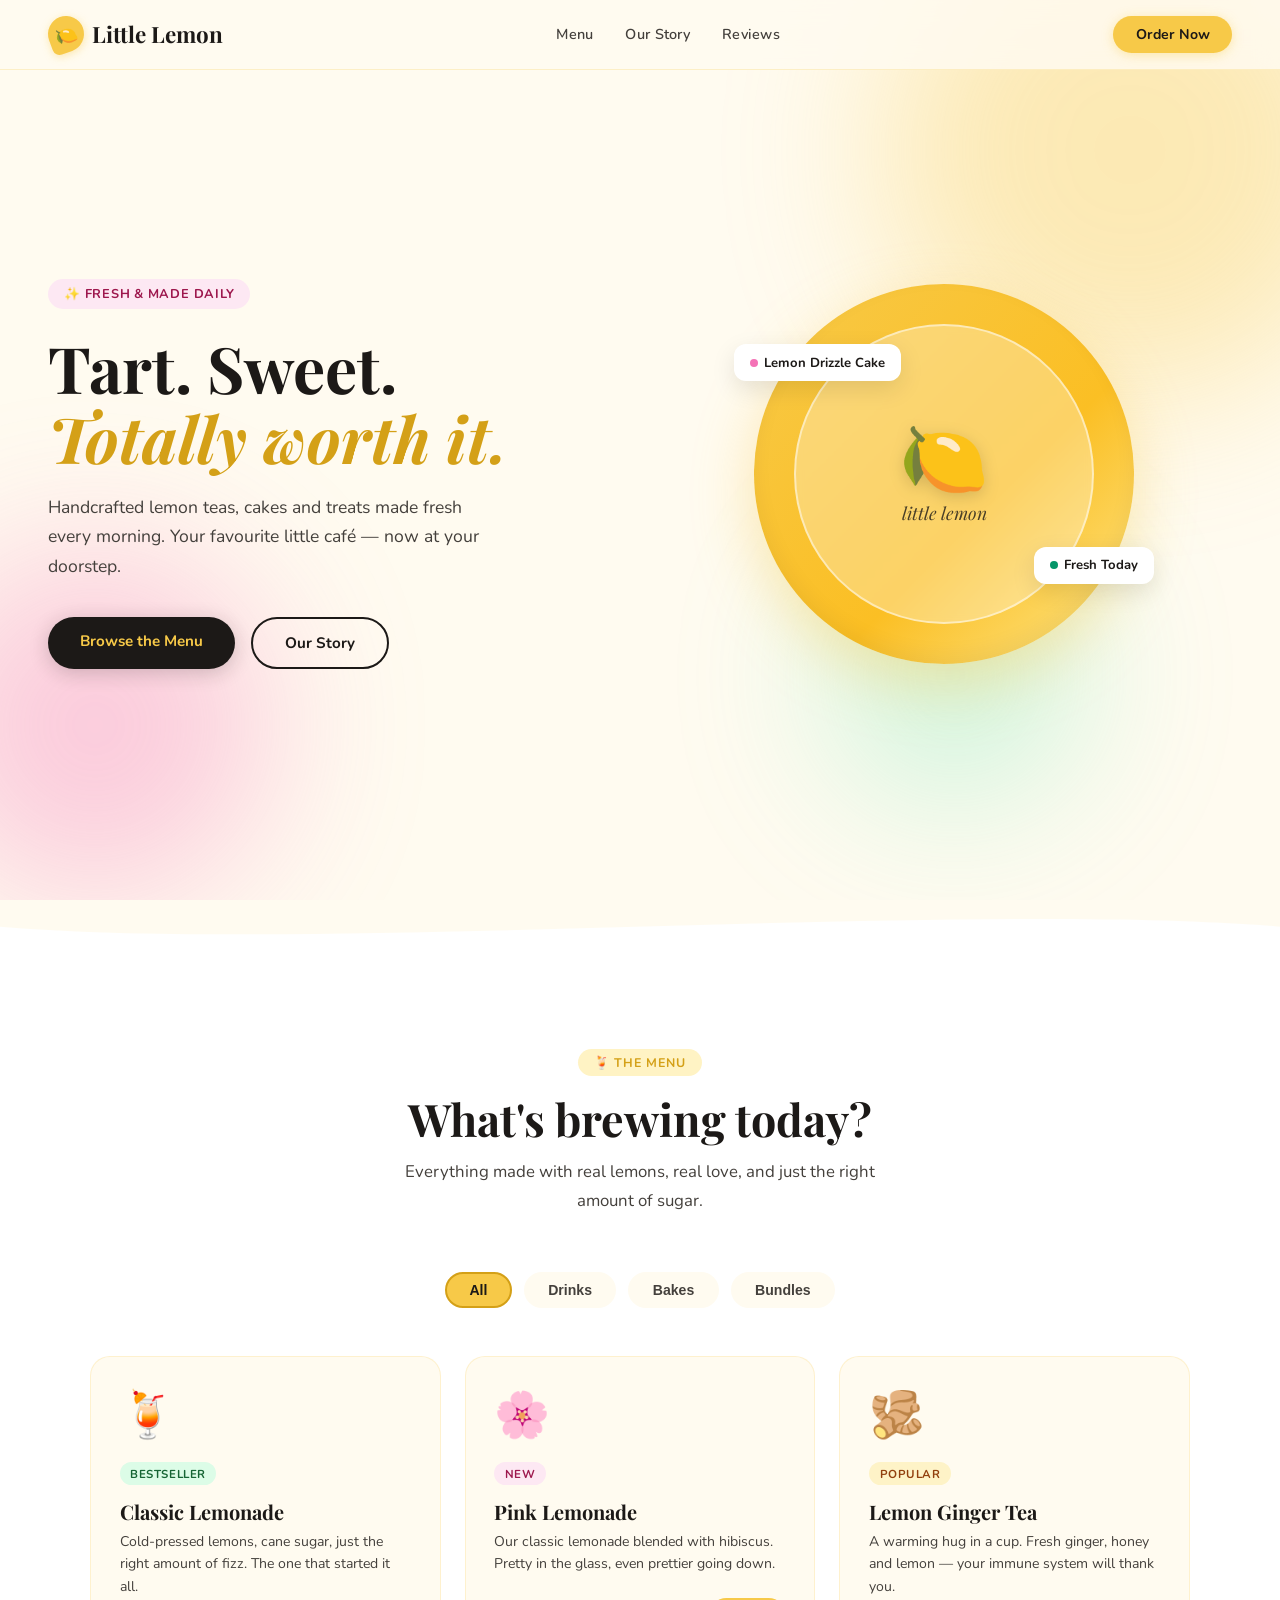
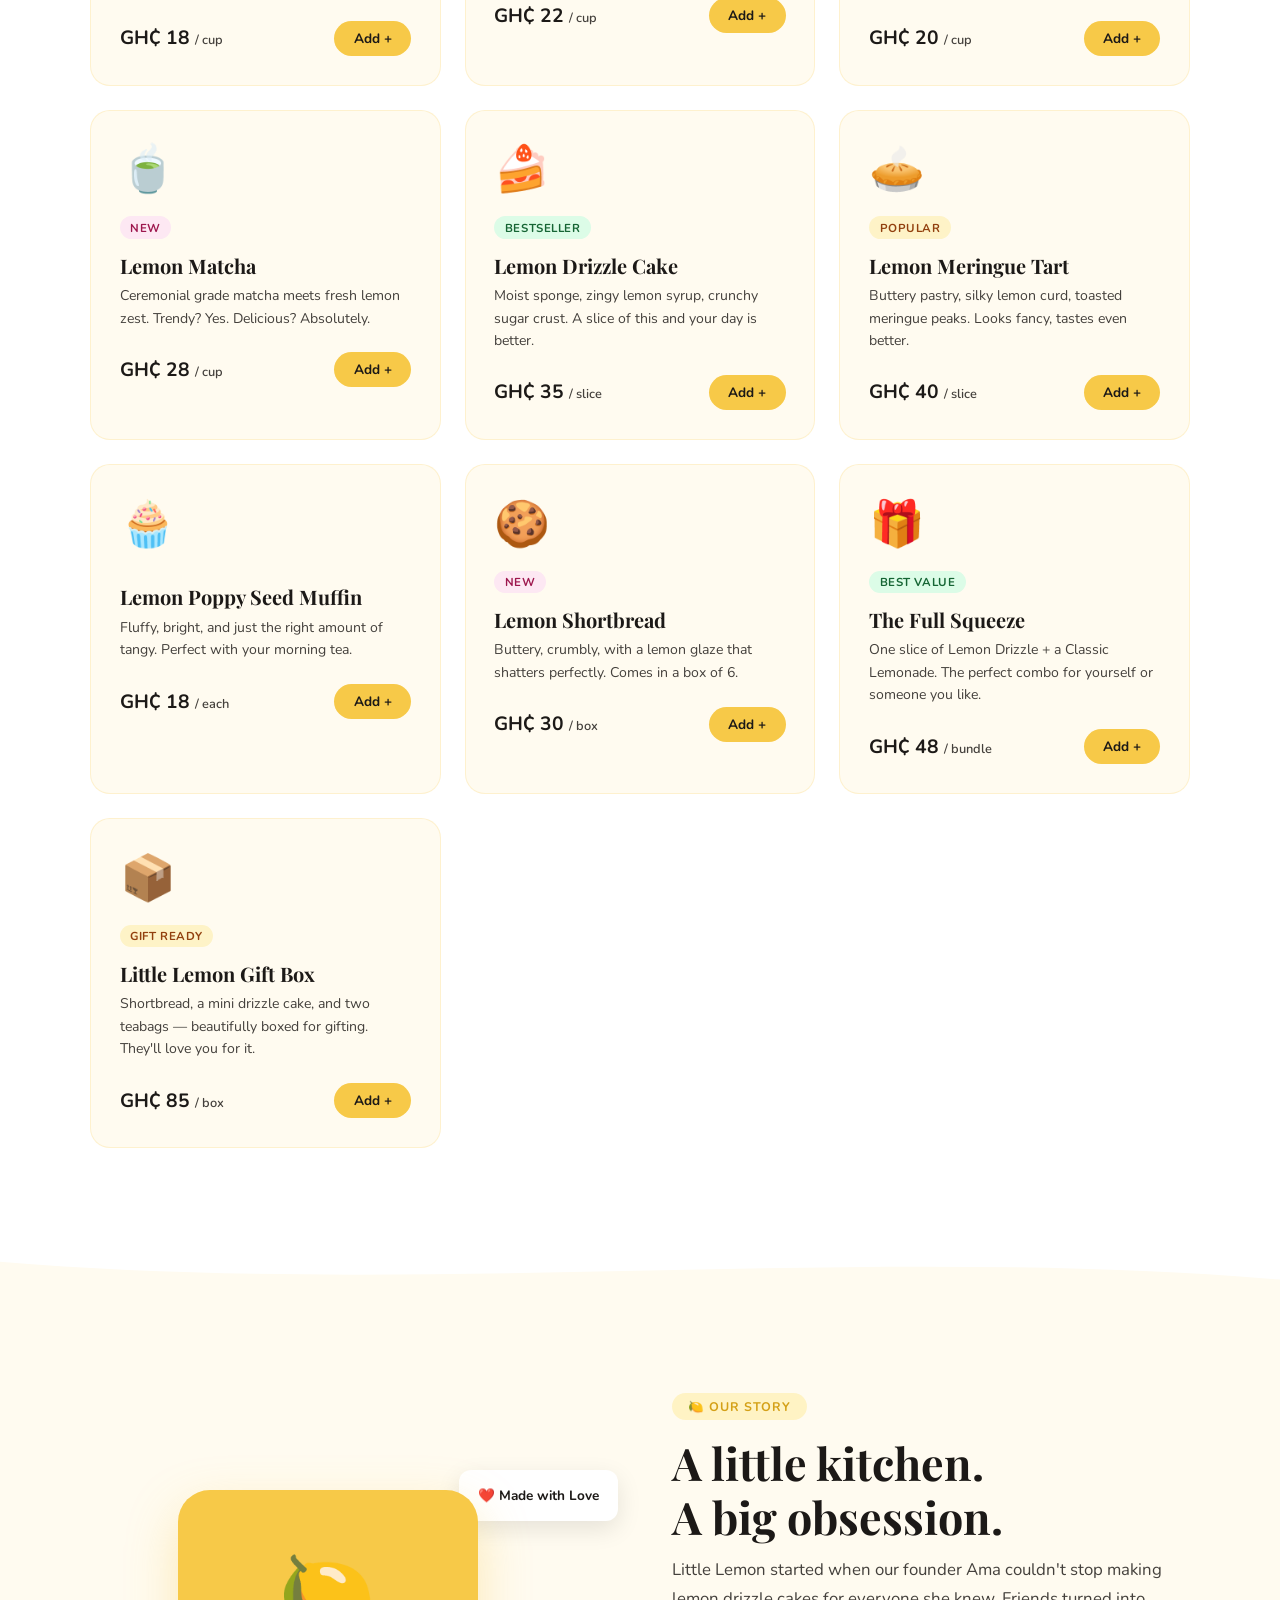
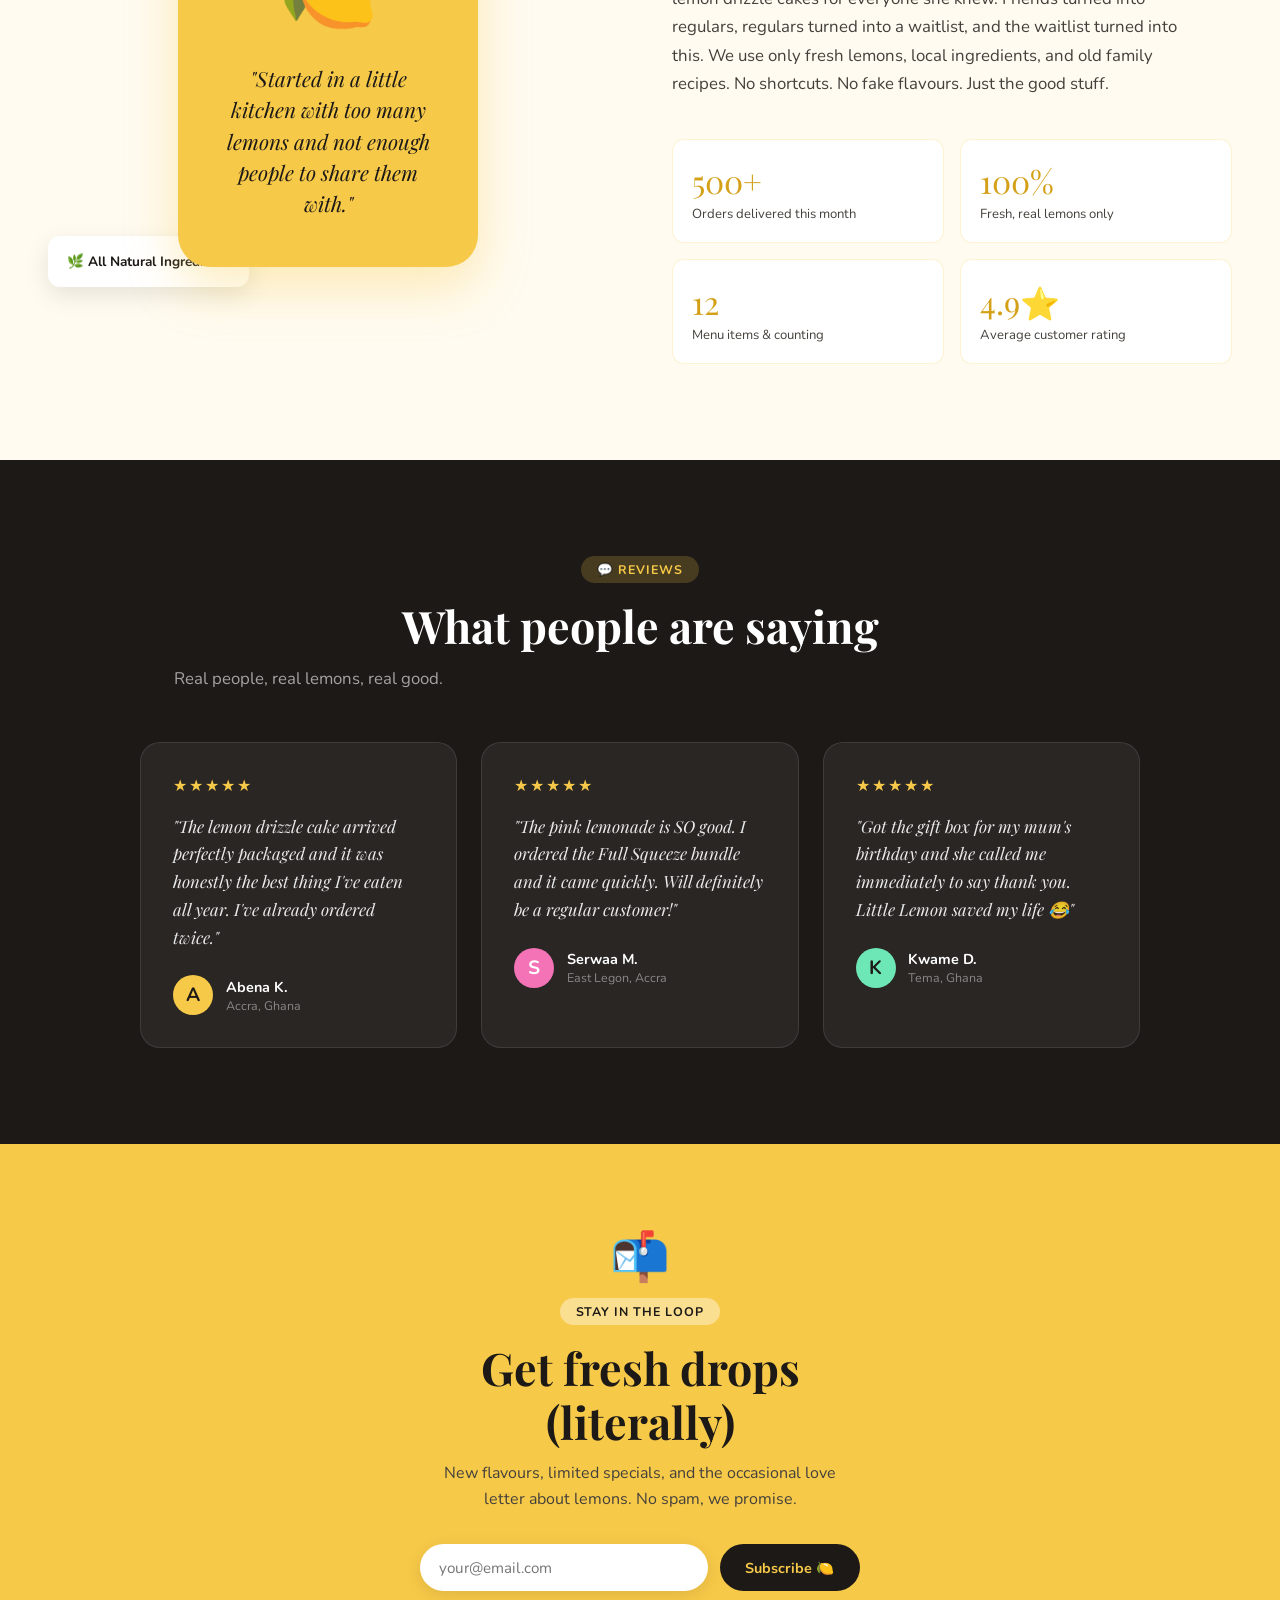
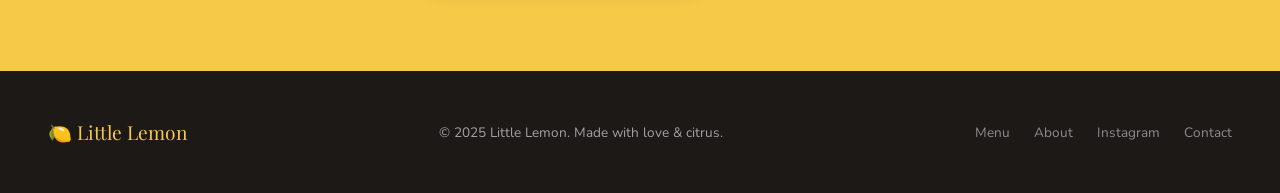
<file: restaurant/templates/lemon.html>
<!DOCTYPE html>
<html lang="en">
<head>
<meta charset="UTF-8"/>
<meta name="viewport" content="width=device-width, initial-scale=1.0"/>
<title>Little Lemon 🍋</title>
<link rel="preconnect" href="https://fonts.googleapis.com"/>
<link href="https://fonts.googleapis.com/css2?family=Playfair+Display:ital,wght@0,700;1,400&family=Nunito:wght@400;600;700&display=swap" rel="stylesheet"/>
<style>
  :root {
    --yellow: #F7C948;
    --yellow-light: #FFF3C4;
    --yellow-dark: #D4A017;
    --pink: #F472B6;
    --pink-light: #FDE8F3;
    --green: #6EE7B7;
    --green-dark: #059669;
    --cream: #FFFBF0;
    --charcoal: #1C1917;
    --charcoal-soft: #44403C;
    --white: #FFFFFF;
    --radius: 20px;
    --radius-sm: 12px;
  }

  *, *::before, *::after { box-sizing: border-box; margin: 0; padding: 0; }

  html { scroll-behavior: smooth; }

  body {
    font-family: 'Nunito', sans-serif;
    background: var(--cream);
    color: var(--charcoal);
    overflow-x: hidden;
  }

  h1, h2, h3 { font-family: 'Playfair Display', serif; }

  /* ── NAV ── */
  nav {
    position: fixed; top: 0; left: 0; right: 0; z-index: 100;
    display: flex; align-items: center; justify-content: space-between;
    padding: 1rem 3rem;
    background: rgba(255,251,240,0.85);
    backdrop-filter: blur(12px);
    border-bottom: 1.5px solid rgba(247,201,72,0.25);
    transition: box-shadow 0.3s;
  }
  nav.scrolled { box-shadow: 0 4px 30px rgba(247,201,72,0.15); }

  .nav-logo {
    display: flex; align-items: center; gap: 0.5rem;
    font-family: 'Playfair Display', serif;
    font-size: 1.4rem; font-weight: 700;
    color: var(--charcoal); text-decoration: none;
  }
  .nav-logo .lemon-icon {
    width: 36px; height: 36px; background: var(--yellow);
    border-radius: 50% 50% 50% 20%;
    display: flex; align-items: center; justify-content: center;
    font-size: 1.1rem; transform: rotate(-20deg);
    box-shadow: 0 2px 8px rgba(247,201,72,0.4);
  }

  .nav-links { display: flex; align-items: center; gap: 2rem; list-style: none; }
  .nav-links a {
    text-decoration: none; color: var(--charcoal-soft);
    font-weight: 600; font-size: 0.9rem; letter-spacing: 0.02em;
    transition: color 0.2s;
    position: relative;
  }
  .nav-links a::after {
    content: ''; position: absolute; bottom: -3px; left: 0; right: 0;
    height: 2px; background: var(--yellow); border-radius: 2px;
    transform: scaleX(0); transition: transform 0.25s;
  }
  .nav-links a:hover { color: var(--charcoal); }
  .nav-links a:hover::after { transform: scaleX(1); }

  .nav-cta {
    background: var(--yellow); color: var(--charcoal);
    padding: 0.55rem 1.4rem; border-radius: 50px;
    font-weight: 700; font-size: 0.88rem;
    text-decoration: none; transition: transform 0.2s, box-shadow 0.2s;
    box-shadow: 0 2px 12px rgba(247,201,72,0.4);
  }
  .nav-cta:hover { transform: translateY(-2px); box-shadow: 0 6px 20px rgba(247,201,72,0.5); }

  /* ── HERO ── */
  .hero {
    min-height: 100vh;
    display: grid; grid-template-columns: 1fr 1fr;
    align-items: center; gap: 2rem;
    padding: 7rem 3rem 4rem;
    position: relative; overflow: hidden;
  }

  .hero-bg-blob {
    position: absolute; border-radius: 50%;
    filter: blur(80px); opacity: 0.35; z-index: 0;
    pointer-events: none;
  }
  .blob1 { width: 500px; height: 500px; background: var(--yellow); top: -100px; right: -100px; }
  .blob2 { width: 350px; height: 350px; background: var(--pink); bottom: 0; left: -80px; }
  .blob3 { width: 250px; height: 250px; background: var(--green); bottom: 100px; right: 200px; }

  .hero-content { position: relative; z-index: 1; }

  .hero-tag {
    display: inline-flex; align-items: center; gap: 0.4rem;
    background: var(--pink-light); color: #9d174d;
    padding: 0.35rem 1rem; border-radius: 50px;
    font-size: 0.8rem; font-weight: 700; letter-spacing: 0.06em; text-transform: uppercase;
    margin-bottom: 1.5rem;
    animation: fadeUp 0.6s ease both;
  }

  .hero-title {
    font-size: clamp(2.8rem, 5vw, 4.2rem); line-height: 1.1;
    color: var(--charcoal); margin-bottom: 1.2rem;
    animation: fadeUp 0.6s 0.1s ease both;
  }
  .hero-title em { color: var(--yellow-dark); font-style: italic; }

  .hero-sub {
    font-size: 1.1rem; color: var(--charcoal-soft); line-height: 1.7;
    max-width: 440px; margin-bottom: 2.2rem;
    animation: fadeUp 0.6s 0.2s ease both;
  }

  .hero-btns {
    display: flex; gap: 1rem; flex-wrap: wrap;
    animation: fadeUp 0.6s 0.3s ease both;
  }

  .btn-primary {
    background: var(--charcoal); color: var(--yellow);
    padding: 0.85rem 2rem; border-radius: 50px;
    font-weight: 700; font-size: 0.95rem;
    text-decoration: none; transition: transform 0.2s, box-shadow 0.2s;
    box-shadow: 0 4px 20px rgba(28,25,23,0.2);
  }
  .btn-primary:hover { transform: translateY(-3px); box-shadow: 0 8px 28px rgba(28,25,23,0.3); }

  .btn-outline {
    background: transparent; color: var(--charcoal);
    padding: 0.85rem 2rem; border-radius: 50px;
    font-weight: 700; font-size: 0.95rem;
    text-decoration: none; border: 2px solid var(--charcoal);
    transition: background 0.2s, color 0.2s;
  }
  .btn-outline:hover { background: var(--charcoal); color: var(--yellow); }

  /* Hero visual */
  .hero-visual {
    position: relative; z-index: 1;
    display: flex; align-items: center; justify-content: center;
    animation: fadeUp 0.7s 0.2s ease both;
  }

  .hero-plate {
    width: 380px; height: 380px;
    background: linear-gradient(135deg, var(--yellow) 0%, #FBBF24 60%, #FDE68A 100%);
    border-radius: 50%;
    display: flex; align-items: center; justify-content: center;
    box-shadow: 0 20px 60px rgba(247,201,72,0.4), inset 0 -8px 20px rgba(0,0,0,0.05);
    position: relative;
    animation: float 4s ease-in-out infinite;
  }

  .hero-plate-inner {
    width: 300px; height: 300px;
    background: rgba(255,255,255,0.3);
    border-radius: 50%;
    display: flex; flex-direction: column;
    align-items: center; justify-content: center;
    gap: 0.3rem; backdrop-filter: blur(4px);
    border: 2px solid rgba(255,255,255,0.5);
  }

  .hero-emoji { font-size: 4.5rem; line-height: 1; filter: drop-shadow(0 4px 8px rgba(0,0,0,0.15)); }
  .hero-plate-label {
    font-family: 'Playfair Display', serif;
    font-size: 1.1rem; color: var(--charcoal);
    font-style: italic; opacity: 0.8;
  }

  .floating-badge {
    position: absolute;
    background: white; border-radius: var(--radius-sm);
    padding: 0.6rem 1rem;
    box-shadow: 0 8px 24px rgba(0,0,0,0.1);
    font-size: 0.82rem; font-weight: 700;
    display: flex; align-items: center; gap: 0.4rem;
  }
  .badge-left { left: -20px; top: 60px; animation: float 4s 1s ease-in-out infinite; }
  .badge-right { right: -20px; bottom: 80px; animation: float 4s 2s ease-in-out infinite; }
  .badge-dot { width: 8px; height: 8px; border-radius: 50%; }
  .dot-pink { background: var(--pink); }
  .dot-green { background: var(--green-dark); }

  /* ── WAVE DIVIDER ── */
  .wave { line-height: 0; }
  .wave svg { display: block; width: 100%; }

  /* ── SECTION BASE ── */
  section { padding: 6rem 3rem; }
  .section-tag {
    display: inline-block;
    background: var(--yellow-light); color: var(--yellow-dark);
    padding: 0.3rem 1rem; border-radius: 50px;
    font-size: 0.78rem; font-weight: 700; letter-spacing: 0.08em; text-transform: uppercase;
    margin-bottom: 1rem;
  }
  .section-title { font-size: clamp(2rem, 4vw, 2.8rem); margin-bottom: 0.8rem; line-height: 1.2; }
  .section-sub { color: var(--charcoal-soft); max-width: 520px; line-height: 1.7; font-size: 1.05rem; }

  /* ── MENU ── */
  .menu-section { background: white; }
  .menu-header { text-align: center; margin-bottom: 3.5rem; }
  .menu-header .section-sub { margin: 0 auto; }

  .menu-tabs {
    display: flex; justify-content: center; gap: 0.75rem;
    flex-wrap: wrap; margin-bottom: 3rem;
  }
  .tab {
    padding: 0.5rem 1.4rem; border-radius: 50px;
    border: 2px solid transparent;
    font-weight: 700; font-size: 0.88rem; cursor: pointer;
    transition: all 0.2s; background: var(--cream);
    color: var(--charcoal-soft);
  }
  .tab.active { background: var(--yellow); color: var(--charcoal); border-color: var(--yellow-dark); }
  .tab:hover:not(.active) { border-color: var(--yellow); color: var(--charcoal); }

  .menu-grid {
    display: grid; grid-template-columns: repeat(auto-fill, minmax(280px, 1fr));
    gap: 1.5rem; max-width: 1100px; margin: 0 auto;
  }

  .menu-card {
    background: var(--cream); border-radius: var(--radius);
    padding: 1.8rem; border: 1.5px solid rgba(247,201,72,0.2);
    transition: transform 0.25s, box-shadow 0.25s;
    position: relative; overflow: hidden;
    display: none;
  }
  .menu-card.visible { display: block; }
  .menu-card:hover { transform: translateY(-6px); box-shadow: 0 16px 40px rgba(247,201,72,0.2); }

  .card-emoji { font-size: 2.8rem; margin-bottom: 1rem; display: block; }

  .card-tags { display: flex; gap: 0.4rem; flex-wrap: wrap; margin-bottom: 0.8rem; }
  .card-tag {
    font-size: 0.72rem; font-weight: 700; padding: 0.2rem 0.65rem;
    border-radius: 50px; text-transform: uppercase; letter-spacing: 0.05em;
  }
  .tag-new { background: var(--pink-light); color: #9d174d; }
  .tag-best { background: #DCFCE7; color: #166534; }
  .tag-hot { background: #FEF3C7; color: #92400E; }

  .card-name { font-family: 'Playfair Display', serif; font-size: 1.25rem; margin-bottom: 0.4rem; }
  .card-desc { font-size: 0.88rem; color: var(--charcoal-soft); line-height: 1.6; margin-bottom: 1.4rem; }

  .card-footer { display: flex; align-items: center; justify-content: space-between; }
  .card-price { font-size: 1.2rem; font-weight: 700; color: var(--charcoal); }
  .card-price span { font-size: 0.8rem; font-weight: 600; color: var(--charcoal-soft); }

  .card-btn {
    background: var(--yellow); border: none; cursor: pointer;
    padding: 0.5rem 1.2rem; border-radius: 50px;
    font-family: 'Nunito', sans-serif; font-weight: 700; font-size: 0.85rem;
    color: var(--charcoal); transition: transform 0.2s, box-shadow 0.2s;
  }
  .card-btn:hover { transform: scale(1.05); box-shadow: 0 4px 12px rgba(247,201,72,0.5); }

  /* ── ABOUT ── */
  .about-section {
    background: var(--cream);
    display: grid; grid-template-columns: 1fr 1fr;
    gap: 4rem; align-items: center;
  }

  .about-visual {
    position: relative; display: flex; justify-content: center;
  }

  .about-card-main {
    background: var(--yellow); border-radius: 2rem;
    padding: 3rem 2.5rem; text-align: center;
    width: 300px;
    box-shadow: 0 20px 50px rgba(247,201,72,0.35);
    position: relative; z-index: 1;
  }
  .about-card-main .big-emoji { font-size: 5rem; display: block; margin-bottom: 1rem; }
  .about-card-main p {
    font-family: 'Playfair Display', serif;
    font-size: 1.3rem; font-style: italic; color: var(--charcoal);
    line-height: 1.5;
  }

  .about-card-float {
    position: absolute; background: white;
    border-radius: var(--radius-sm); padding: 1rem 1.2rem;
    box-shadow: 0 8px 24px rgba(0,0,0,0.1);
    display: flex; align-items: center; gap: 0.6rem;
    font-size: 0.85rem; font-weight: 700;
  }
  .float-one { bottom: -20px; left: 0; animation: float 5s ease-in-out infinite; }
  .float-two { top: -20px; right: -10px; animation: float 5s 2s ease-in-out infinite; }

  .about-stats { display: grid; grid-template-columns: 1fr 1fr; gap: 1rem; margin-top: 2.5rem; }
  .stat-box {
    background: white; border-radius: var(--radius-sm); padding: 1.2rem;
    border: 1.5px solid rgba(247,201,72,0.25);
  }
  .stat-num { font-family: 'Playfair Display', serif; font-size: 2rem; color: var(--yellow-dark); }
  .stat-label { font-size: 0.82rem; color: var(--charcoal-soft); margin-top: 0.2rem; }

  /* ── TESTIMONIALS ── */
  .testimonials-section { background: var(--charcoal); }
  .testimonials-section .section-title { color: white; }
  .testimonials-section .section-sub { color: rgba(255,255,255,0.6); }
  .testimonials-section .section-tag { background: rgba(247,201,72,0.2); color: var(--yellow); }

  .test-header { text-align: center; margin-bottom: 3rem; }

  .test-grid { display: grid; grid-template-columns: repeat(auto-fill, minmax(280px, 1fr)); gap: 1.5rem; max-width: 1000px; margin: 0 auto; }

  .test-card {
    background: rgba(255,255,255,0.06); border-radius: var(--radius);
    padding: 2rem; border: 1.5px solid rgba(255,255,255,0.1);
    transition: transform 0.25s;
  }
  .test-card:hover { transform: translateY(-5px); }

  .test-stars { color: var(--yellow); font-size: 1rem; margin-bottom: 1rem; letter-spacing: 2px; }
  .test-quote {
    font-family: 'Playfair Display', serif; font-style: italic;
    font-size: 1.05rem; color: rgba(255,255,255,0.9); line-height: 1.65;
    margin-bottom: 1.5rem;
  }
  .test-author { display: flex; align-items: center; gap: 0.8rem; }
  .test-avatar {
    width: 40px; height: 40px; border-radius: 50%;
    display: flex; align-items: center; justify-content: center;
    font-size: 1.2rem; font-weight: 700;
    flex-shrink: 0;
  }
  .av1 { background: var(--yellow); color: var(--charcoal); }
  .av2 { background: var(--pink); color: white; }
  .av3 { background: var(--green); color: var(--charcoal); }
  .test-name { font-weight: 700; color: white; font-size: 0.9rem; }
  .test-location { font-size: 0.78rem; color: rgba(255,255,255,0.45); }

  /* ── NEWSLETTER ── */
  .newsletter-section {
    background: var(--yellow);
    text-align: center; padding: 5rem 3rem;
  }
  .newsletter-section .section-title { color: var(--charcoal); }
  .newsletter-emoji { font-size: 3rem; margin-bottom: 0.5rem; display: block; }
  .newsletter-sub { color: var(--charcoal-soft); max-width: 420px; margin: 0.8rem auto 2rem; line-height: 1.6; }

  .newsletter-form { display: flex; gap: 0.75rem; max-width: 440px; margin: 0 auto; }
  .newsletter-form input {
    flex: 1; padding: 0.85rem 1.2rem;
    border-radius: 50px; border: none;
    font-family: 'Nunito', sans-serif; font-size: 0.95rem;
    outline: none; background: white;
    box-shadow: 0 4px 16px rgba(0,0,0,0.1);
  }
  .newsletter-form button {
    padding: 0.85rem 1.6rem; border-radius: 50px;
    border: none; cursor: pointer;
    background: var(--charcoal); color: var(--yellow);
    font-family: 'Nunito', sans-serif; font-weight: 700; font-size: 0.9rem;
    transition: transform 0.2s, box-shadow 0.2s;
    white-space: nowrap;
  }
  .newsletter-form button:hover { transform: scale(1.04); box-shadow: 0 6px 20px rgba(0,0,0,0.2); }

  /* ── FOOTER ── */
  footer {
    background: var(--charcoal); color: rgba(255,255,255,0.6);
    padding: 3rem; display: flex;
    align-items: center; justify-content: space-between;
    flex-wrap: wrap; gap: 1rem;
  }
  .footer-logo {
    font-family: 'Playfair Display', serif; font-size: 1.2rem;
    color: var(--yellow); display: flex; align-items: center; gap: 0.5rem;
  }
  footer p { font-size: 0.85rem; }
  .footer-links { display: flex; gap: 1.5rem; }
  .footer-links a { color: rgba(255,255,255,0.5); text-decoration: none; font-size: 0.85rem; transition: color 0.2s; }
  .footer-links a:hover { color: var(--yellow); }

  /* ── CART TOAST ── */
  .toast {
    position: fixed; bottom: 2rem; right: 2rem; z-index: 999;
    background: var(--charcoal); color: white;
    padding: 1rem 1.5rem; border-radius: var(--radius-sm);
    box-shadow: 0 8px 30px rgba(0,0,0,0.25);
    font-size: 0.9rem; font-weight: 600;
    display: flex; align-items: center; gap: 0.6rem;
    transform: translateY(100px); opacity: 0;
    transition: all 0.35s cubic-bezier(0.34,1.56,0.64,1);
    pointer-events: none;
  }
  .toast.show { transform: translateY(0); opacity: 1; }
  .toast-dot { width: 10px; height: 10px; background: var(--green); border-radius: 50%; flex-shrink: 0; }

  /* ── ANIMATIONS ── */
  @keyframes fadeUp {
    from { opacity: 0; transform: translateY(24px); }
    to   { opacity: 1; transform: translateY(0); }
  }
  @keyframes float {
    0%, 100% { transform: translateY(0); }
    50%       { transform: translateY(-10px); }
  }

  .reveal {
    opacity: 0; transform: translateY(30px);
    transition: opacity 0.6s ease, transform 0.6s ease;
  }
  .reveal.visible { opacity: 1; transform: translateY(0); }

  /* ── RESPONSIVE ── */
  @media (max-width: 768px) {
    nav { padding: 1rem 1.5rem; }
    .nav-links { display: none; }
    .hero { grid-template-columns: 1fr; padding: 6rem 1.5rem 3rem; text-align: center; }
    .hero-sub { margin: 0 auto 2rem; }
    .hero-btns { justify-content: center; }
    .hero-visual { order: -1; }
    .hero-plate { width: 260px; height: 260px; }
    .hero-plate-inner { width: 200px; height: 200px; }
    section { padding: 4rem 1.5rem; }
    .about-section { grid-template-columns: 1fr; }
    .about-visual { margin-bottom: 2rem; }
    .newsletter-form { flex-direction: column; }
    footer { flex-direction: column; text-align: center; }
  }
</style>
</head>
<body>

<!-- NAV -->
<nav id="navbar">
  <a href="#" class="nav-logo">
    <div class="lemon-icon">🍋</div>
    Little Lemon
  </a>
  <ul class="nav-links">
    <li><a href="#menu">Menu</a></li>
    <li><a href="#about">Our Story</a></li>
    <li><a href="#testimonials">Reviews</a></li>
  </ul>
  <a href="#menu" class="nav-cta">Order Now</a>
</nav>

<!-- HERO -->
<section class="hero" id="home">
  <div class="hero-bg-blob blob1"></div>
  <div class="hero-bg-blob blob2"></div>
  <div class="hero-bg-blob blob3"></div>

  <div class="hero-content">
    <div class="hero-tag">✨ Fresh & Made Daily</div>
    <h1 class="hero-title">
      Tart. Sweet.<br/><em>Totally worth it.</em>
    </h1>
    <p class="hero-sub">
      Handcrafted lemon teas, cakes and treats made fresh every morning. Your favourite little café — now at your doorstep.
    </p>
    <div class="hero-btns">
      <a href="#menu" class="btn-primary">Browse the Menu</a>
      <a href="#about" class="btn-outline">Our Story</a>
    </div>
  </div>

  <div class="hero-visual">
    <div class="hero-plate">
      <div class="hero-plate-inner">
        <span class="hero-emoji">🍋</span>
        <span class="hero-plate-label">little lemon</span>
      </div>
      <div class="floating-badge badge-left">
        <span class="badge-dot dot-pink"></span> Lemon Drizzle Cake
      </div>
      <div class="floating-badge badge-right">
        <span class="badge-dot dot-green"></span> Fresh Today
      </div>
    </div>
  </div>
</section>

<!-- WAVE -->
<div class="wave">
  <svg viewBox="0 0 1440 60" xmlns="http://www.w3.org/2000/svg" preserveAspectRatio="none">
    <path d="M0,30 C360,60 1080,0 1440,30 L1440,60 L0,60 Z" fill="white"/>
  </svg>
</div>

<!-- MENU -->
<section class="menu-section" id="menu">
  <div class="menu-header reveal">
    <div class="section-tag">🍹 The Menu</div>
    <h2 class="section-title">What's brewing today?</h2>
    <p class="section-sub">Everything made with real lemons, real love, and just the right amount of sugar.</p>
  </div>

  <div class="menu-tabs reveal">
    <button class="tab active" onclick="filterMenu('all', this)">All</button>
    <button class="tab" onclick="filterMenu('drinks', this)">Drinks</button>
    <button class="tab" onclick="filterMenu('bakes', this)">Bakes</button>
    <button class="tab" onclick="filterMenu('bundles', this)">Bundles</button>
  </div>

  <div class="menu-grid" id="menuGrid">

    <div class="menu-card visible" data-cat="drinks">
      <span class="card-emoji">🍹</span>
      <div class="card-tags"><span class="card-tag tag-best">Bestseller</span></div>
      <h3 class="card-name">Classic Lemonade</h3>
      <p class="card-desc">Cold-pressed lemons, cane sugar, just the right amount of fizz. The one that started it all.</p>
      <div class="card-footer">
        <div class="card-price">GH₵ 18 <span>/ cup</span></div>
        <button class="card-btn" onclick="addToCart('Classic Lemonade')">Add +</button>
      </div>
    </div>

    <div class="menu-card visible" data-cat="drinks">
      <span class="card-emoji">🌸</span>
      <div class="card-tags"><span class="card-tag tag-new">New</span></div>
      <h3 class="card-name">Pink Lemonade</h3>
      <p class="card-desc">Our classic lemonade blended with hibiscus. Pretty in the glass, even prettier going down.</p>
      <div class="card-footer">
        <div class="card-price">GH₵ 22 <span>/ cup</span></div>
        <button class="card-btn" onclick="addToCart('Pink Lemonade')">Add +</button>
      </div>
    </div>

    <div class="menu-card visible" data-cat="drinks">
      <span class="card-emoji">🫚</span>
      <div class="card-tags"><span class="card-tag tag-hot">Popular</span></div>
      <h3 class="card-name">Lemon Ginger Tea</h3>
      <p class="card-desc">A warming hug in a cup. Fresh ginger, honey and lemon — your immune system will thank you.</p>
      <div class="card-footer">
        <div class="card-price">GH₵ 20 <span>/ cup</span></div>
        <button class="card-btn" onclick="addToCart('Lemon Ginger Tea')">Add +</button>
      </div>
    </div>

    <div class="menu-card visible" data-cat="drinks">
      <span class="card-emoji">🍵</span>
      <div class="card-tags"><span class="card-tag tag-new">New</span></div>
      <h3 class="card-name">Lemon Matcha</h3>
      <p class="card-desc">Ceremonial grade matcha meets fresh lemon zest. Trendy? Yes. Delicious? Absolutely.</p>
      <div class="card-footer">
        <div class="card-price">GH₵ 28 <span>/ cup</span></div>
        <button class="card-btn" onclick="addToCart('Lemon Matcha')">Add +</button>
      </div>
    </div>

    <div class="menu-card visible" data-cat="bakes">
      <span class="card-emoji">🍰</span>
      <div class="card-tags"><span class="card-tag tag-best">Bestseller</span></div>
      <h3 class="card-name">Lemon Drizzle Cake</h3>
      <p class="card-desc">Moist sponge, zingy lemon syrup, crunchy sugar crust. A slice of this and your day is better.</p>
      <div class="card-footer">
        <div class="card-price">GH₵ 35 <span>/ slice</span></div>
        <button class="card-btn" onclick="addToCart('Lemon Drizzle Cake')">Add +</button>
      </div>
    </div>

    <div class="menu-card visible" data-cat="bakes">
      <span class="card-emoji">🥧</span>
      <div class="card-tags"><span class="card-tag tag-hot">Popular</span></div>
      <h3 class="card-name">Lemon Meringue Tart</h3>
      <p class="card-desc">Buttery pastry, silky lemon curd, toasted meringue peaks. Looks fancy, tastes even better.</p>
      <div class="card-footer">
        <div class="card-price">GH₵ 40 <span>/ slice</span></div>
        <button class="card-btn" onclick="addToCart('Lemon Meringue Tart')">Add +</button>
      </div>
    </div>

    <div class="menu-card visible" data-cat="bakes">
      <span class="card-emoji">🧁</span>
      <div class="card-tags"></div>
      <h3 class="card-name">Lemon Poppy Seed Muffin</h3>
      <p class="card-desc">Fluffy, bright, and just the right amount of tangy. Perfect with your morning tea.</p>
      <div class="card-footer">
        <div class="card-price">GH₵ 18 <span>/ each</span></div>
        <button class="card-btn" onclick="addToCart('Lemon Poppy Seed Muffin')">Add +</button>
      </div>
    </div>

    <div class="menu-card visible" data-cat="bakes">
      <span class="card-emoji">🍪</span>
      <div class="card-tags"><span class="card-tag tag-new">New</span></div>
      <h3 class="card-name">Lemon Shortbread</h3>
      <p class="card-desc">Buttery, crumbly, with a lemon glaze that shatters perfectly. Comes in a box of 6.</p>
      <div class="card-footer">
        <div class="card-price">GH₵ 30 <span>/ box</span></div>
        <button class="card-btn" onclick="addToCart('Lemon Shortbread')">Add +</button>
      </div>
    </div>

    <div class="menu-card visible" data-cat="bundles">
      <span class="card-emoji">🎁</span>
      <div class="card-tags"><span class="card-tag tag-best">Best Value</span></div>
      <h3 class="card-name">The Full Squeeze</h3>
      <p class="card-desc">One slice of Lemon Drizzle + a Classic Lemonade. The perfect combo for yourself or someone you like.</p>
      <div class="card-footer">
        <div class="card-price">GH₵ 48 <span>/ bundle</span></div>
        <button class="card-btn" onclick="addToCart('The Full Squeeze Bundle')">Add +</button>
      </div>
    </div>

    <div class="menu-card visible" data-cat="bundles">
      <span class="card-emoji">📦</span>
      <div class="card-tags"><span class="card-tag tag-hot">Gift Ready</span></div>
      <h3 class="card-name">Little Lemon Gift Box</h3>
      <p class="card-desc">Shortbread, a mini drizzle cake, and two teabags — beautifully boxed for gifting. They'll love you for it.</p>
      <div class="card-footer">
        <div class="card-price">GH₵ 85 <span>/ box</span></div>
        <button class="card-btn" onclick="addToCart('Little Lemon Gift Box')">Add +</button>
      </div>
    </div>

  </div>
</section>

<!-- WAVE 2 -->
<div class="wave" style="background: white;">
  <svg viewBox="0 0 1440 60" xmlns="http://www.w3.org/2000/svg" preserveAspectRatio="none">
    <path d="M0,20 C480,60 960,0 1440,40 L1440,60 L0,60 Z" fill="#FFFBF0"/>
  </svg>
</div>

<!-- ABOUT -->
<section class="about-section" id="about">
  <div class="about-visual reveal">
    <div class="about-card-main">
      <span class="big-emoji">🍋</span>
      <p>"Started in a little kitchen with too many lemons and not enough people to share them with."</p>
    </div>
    <div class="about-card-float float-one">
      🌿 All Natural Ingredients
    </div>
    <div class="about-card-float float-two">
      ❤️ Made with Love
    </div>
  </div>

  <div class="about-content reveal">
    <div class="section-tag">🍋 Our Story</div>
    <h2 class="section-title">A little kitchen.<br/>A big obsession.</h2>
    <p class="section-sub">
      Little Lemon started when our founder Ama couldn't stop making lemon drizzle cakes for everyone she knew. Friends turned into regulars, regulars turned into a waitlist, and the waitlist turned into this. We use only fresh lemons, local ingredients, and old family recipes. No shortcuts. No fake flavours. Just the good stuff.
    </p>

    <div class="about-stats">
      <div class="stat-box">
        <div class="stat-num">500+</div>
        <div class="stat-label">Orders delivered this month</div>
      </div>
      <div class="stat-box">
        <div class="stat-num">100%</div>
        <div class="stat-label">Fresh, real lemons only</div>
      </div>
      <div class="stat-box">
        <div class="stat-num">12</div>
        <div class="stat-label">Menu items & counting</div>
      </div>
      <div class="stat-box">
        <div class="stat-num">4.9⭐</div>
        <div class="stat-label">Average customer rating</div>
      </div>
    </div>
  </div>
</section>

<!-- TESTIMONIALS -->
<section class="testimonials-section" id="testimonials">
  <div class="test-header reveal">
    <div class="section-tag">💬 Reviews</div>
    <h2 class="section-title">What people are saying</h2>
    <p class="section-sub">Real people, real lemons, real good.</p>
  </div>

  <div class="test-grid">
    <div class="test-card reveal">
      <div class="test-stars">★★★★★</div>
      <p class="test-quote">"The lemon drizzle cake arrived perfectly packaged and it was honestly the best thing I've eaten all year. I've already ordered twice."</p>
      <div class="test-author">
        <div class="test-avatar av1">A</div>
        <div>
          <div class="test-name">Abena K.</div>
          <div class="test-location">Accra, Ghana</div>
        </div>
      </div>
    </div>

    <div class="test-card reveal">
      <div class="test-stars">★★★★★</div>
      <p class="test-quote">"The pink lemonade is SO good. I ordered the Full Squeeze bundle and it came quickly. Will definitely be a regular customer!"</p>
      <div class="test-author">
        <div class="test-avatar av2">S</div>
        <div>
          <div class="test-name">Serwaa M.</div>
          <div class="test-location">East Legon, Accra</div>
        </div>
      </div>
    </div>

    <div class="test-card reveal">
      <div class="test-stars">★★★★★</div>
      <p class="test-quote">"Got the gift box for my mum's birthday and she called me immediately to say thank you. Little Lemon saved my life 😂"</p>
      <div class="test-author">
        <div class="test-avatar av3">K</div>
        <div>
          <div class="test-name">Kwame D.</div>
          <div class="test-location">Tema, Ghana</div>
        </div>
      </div>
    </div>
  </div>
</section>

<!-- NEWSLETTER -->
<section class="newsletter-section">
  <span class="newsletter-emoji">📬</span>
  <div class="section-tag" style="background:rgba(255,255,255,0.4); color: var(--charcoal);">Stay in the loop</div>
  <h2 class="section-title">Get fresh drops<br/>(literally)</h2>
  <p class="newsletter-sub">New flavours, limited specials, and the occasional love letter about lemons. No spam, we promise.</p>
  <div class="newsletter-form">
    <input type="email" placeholder="your@email.com" id="emailInput"/>
    <button onclick="subscribe()">Subscribe 🍋</button>
  </div>
</section>

<!-- FOOTER -->
<footer>
  <div class="footer-logo">🍋 Little Lemon</div>
  <p>© 2025 Little Lemon. Made with love & citrus.</p>
  <div class="footer-links">
    <a href="#menu">Menu</a>
    <a href="#about">About</a>
    <a href="#">Instagram</a>
    <a href="#">Contact</a>
  </div>
</footer>

<!-- CART TOAST -->
<div class="toast" id="toast">
  <span class="toast-dot"></span>
  <span id="toastMsg">Added to cart!</span>
</div>

<script>
  // Nav scroll effect
  window.addEventListener('scroll', () => {
    document.getElementById('navbar').classList.toggle('scrolled', window.scrollY > 20);
  });

  // Scroll reveal
  const revealEls = document.querySelectorAll('.reveal');
  const observer = new IntersectionObserver((entries) => {
    entries.forEach((e, i) => {
      if (e.isIntersecting) {
        setTimeout(() => e.target.classList.add('visible'), i * 80);
        observer.unobserve(e.target);
      }
    });
  }, { threshold: 0.1 });
  revealEls.forEach(el => observer.observe(el));

  // Menu filter
  function filterMenu(cat, btn) {
    document.querySelectorAll('.tab').forEach(t => t.classList.remove('active'));
    btn.classList.add('active');
    document.querySelectorAll('.menu-card').forEach(card => {
      const show = cat === 'all' || card.dataset.cat === cat;
      card.classList.toggle('visible', show);
    });
  }

  // Cart toast
  let toastTimer;
  function addToCart(item) {
    const toast = document.getElementById('toast');
    document.getElementById('toastMsg').textContent = `${item} added! 🍋`;
    toast.classList.add('show');
    clearTimeout(toastTimer);
    toastTimer = setTimeout(() => toast.classList.remove('show'), 2800);
  }

  // Newsletter
  function subscribe() {
    const input = document.getElementById('emailInput');
    if (input.value && input.value.includes('@')) {
      addToCart('Newsletter — welcome aboard!');
      input.value = '';
    } else {
      input.style.outline = '2px solid var(--pink)';
      setTimeout(() => input.style.outline = '', 1500);
    }
  }
</script>
</body>
</html>
</file>
